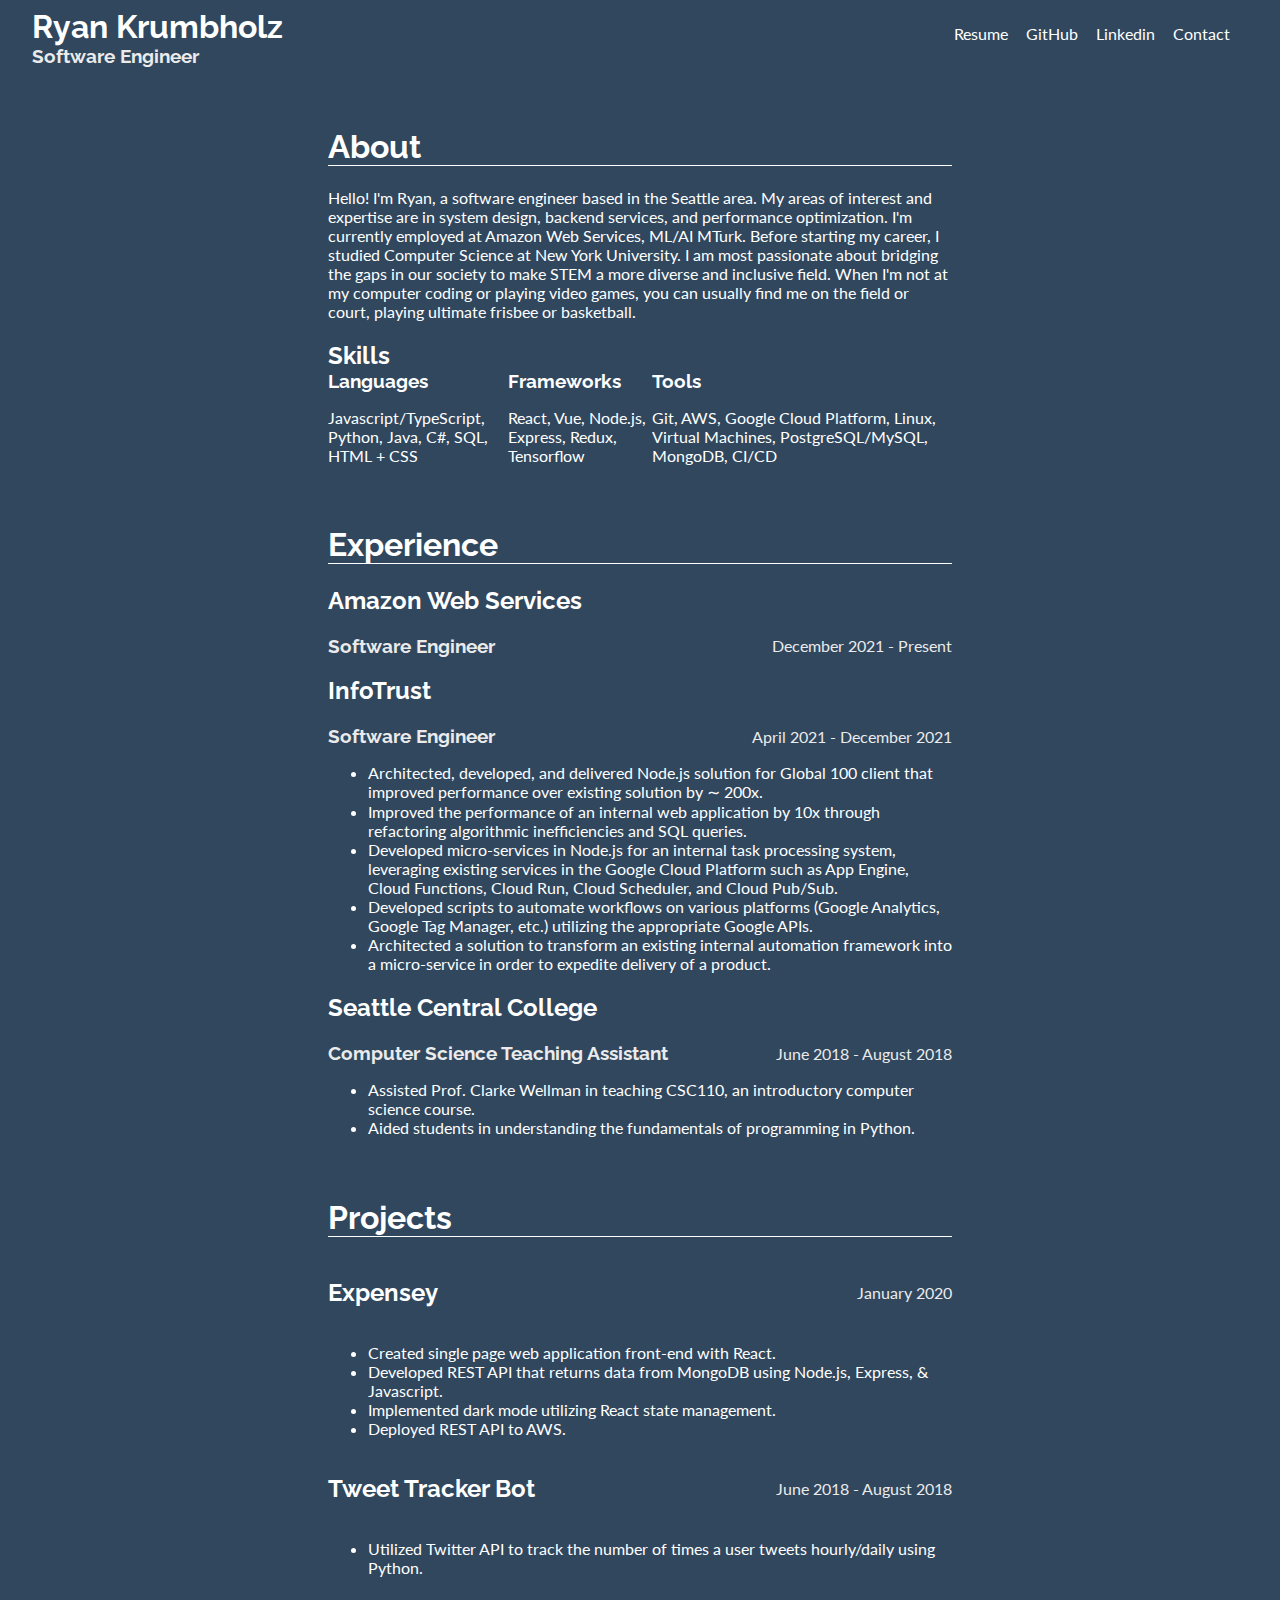
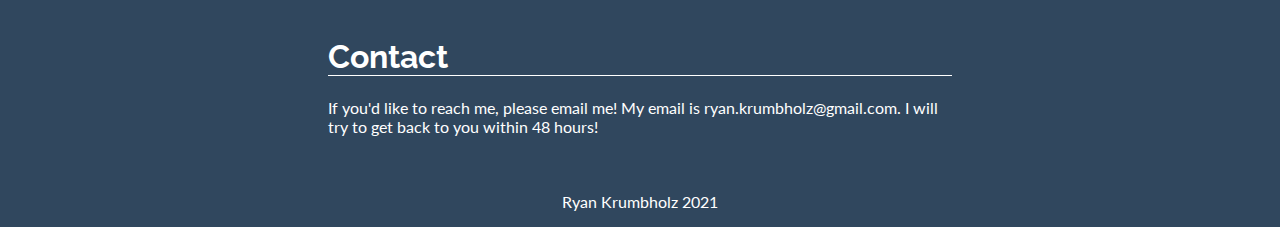
<file: index.html>
<!DOCTYPE html>
<html>

<head>
    <title>Ryan Krumbholz</title>
    <meta name="description" content="Hello! I'm Ryan, a software engineer based in the Seattle area. My areas of interest and expertise are in system design,
    backend services, and performance optimization. I'm currently employed at Amazon Web Services, ML/AI MTurk. Before starting my career, I studied Computer Science at New York University.
    I am most passionate about bridging the gaps in our society to make STEM a more diverse and inclusive field. When I'm
    not at my computer coding or playing video games, you can usually find me on the field or court, playing ultimate frisbee or basketball." />
    <link rel="manifest" href="%PUBLIC_URL%/manifest.json" />
    <title>Ryan Krumbholz</title>
  </head>
  <body>
    <noscript>You need to enable JavaScript to run this app.</noscript>
    <div id="root"></div>
  </body>
</html>

    <link href="favicon.png" type="image/png" rel="icon">
    <link rel="stylesheet" href="styles.css">
    <link rel="preconnect" href="https://fonts.googleapis.com">
    <link rel="preconnect" href="https://fonts.gstatic.com" crossorigin>
    <link href="https://fonts.googleapis.com/css2?family=Lato&family=Raleway:wght@700&display=swap" rel="stylesheet"></head>

<body>
    <!-- Header Start -->
    <header>
        <div class="head">
            <div id="name">
                <h1>Ryan Krumbholz</h1>
                <h3>Software Engineer</h3>
            </div>
            <div>
                <ul id="nav">
                    <li>
                        <a class="nav-link" href="/assets/Software_Engineering_Resume.pdf">Resume</a>
                    </li>
                    <li>
                        <a class="nav-link" href="https://github.com/ryanKrumbholz">GitHub</a>
                    </li>
                    <li>
                        <a class="nav-link" href="https://www.linkedin.com/in/ryankrumbholz/">Linkedin</a>
                    </li>
                    <li>
                        <a class="nav-link" href="#contact">Contact</a>
                    </li>
                </ul>
            </div>
        </div>
    </header>
    <!-- Header End -->

    <div class="sections">
        <!-- About Start -->
        
        <div class="section" id="about">
            <h1>About</h1>
            <p>
               Hello! I'm Ryan, a software engineer based in the Seattle area. My areas of interest and expertise are in system design,
    backend services, and performance optimization. I'm currently employed at Amazon Web Services, ML/AI MTurk. Before starting my career, I studied Computer Science at New York University.
    I am most passionate about bridging the gaps in our society to make STEM a more diverse and inclusive field. When I'm
    not at my computer coding or playing video games, you can usually find me on the field or court, playing ultimate frisbee or basketball.
            </p>

            <h2>Skills</h2>
            <div id="skills">
                
                <div class="skil-type">
                    <h3>Languages</h3>
                    <p>Javascript/TypeScript, Python, Java, C#, SQL, HTML + CSS</p>
                </div>
                
                <div class="skil-type">
                    <h3>Frameworks</h3>
                    <p> React, Vue, Node.js, Express, Redux, Tensorflow</p>
                </div>
                
                <div class="skil-type">
                    <h3>Tools</h3>
                    <p> Git, AWS, Google Cloud Platform, Linux, Virtual Machines, PostgreSQL/MySQL, MongoDB, CI/CD</p>
                </div>
            </div>
            
        </div>
        <!-- Skills End -->

        <!-- Experience Start -->
        
        <div class="section">
            <h1>Experience</h1>
            <div class="experience">
                <h2>Amazon Web Services</h2>
                <div class="experience-title-date">
                    <h3>Software Engineer</h3>
                    <p>December 2021 - Present</p>
                </div>
                <ul>
                
                </ul>
            </div>
            
            <div class="experience">
                <h2>InfoTrust</h2>
                <div class="experience-title-date">
                    <h3>Software Engineer</h3>
                    <p>April 2021 - December 2021</p>
                </div>
                <ul>
                    <li>
                        Architected, developed, and delivered Node.js solution for Global 100 client that improved performance over
                        existing solution by ∼ 200x.
                    </li>
                    <li>
                        Improved the performance of an internal web application by 10x through refactoring algorithmic
                        inefficiencies and SQL queries.
                    </li>
                    <li>
                        Developed micro-services in Node.js for an internal task processing system, leveraging existing services in
                        the Google Cloud Platform such as App Engine, Cloud Functions, Cloud Run, Cloud Scheduler, and Cloud
                        Pub/Sub.
                    </li>
                    <li>
                        Developed scripts to automate workflows on various platforms (Google Analytics, Google Tag Manager, etc.)
                        utilizing the appropriate Google APIs.                        
                    </li>
                    <li>
                        Architected a solution to transform an existing internal automation framework into a micro-service in order
                        to expedite delivery of a product.                       
                    </li>
                </ul>
            </div>

            <div class="experience">
                <h2>Seattle Central College</h2>
                <div class="experience-title-date">
                    <h3>Computer Science Teaching Assistant</h3>
                    <p>June 2018 - August 2018</p>
                </div>
                <ul>
                    <li>
                        Assisted Prof. Clarke Wellman in teaching CSC110, an introductory computer science course.
                    </li>
                    <li>
                        Aided students in understanding the fundamentals of programming in Python.
                    </li>
                </ul>
            </div>
        </div>
        <!-- Experience End -->

        <!-- Projects Start -->
        
        <div class="section">
            <h1>Projects</h1>
            <div class="project">
                <div class="project-title-date">
                    <a href="https://github.com/ryanKrumbholz/Expensey"><h2>Expensey</h2></a>
                    <p>January 2020</p>
                </div>
                <ul>
                    <li>
                        Created single page web application front-end with React.
                    </li>
                    <li>
                        Developed REST API that returns data from MongoDB using Node.js, Express, & Javascript.
                    </li>
                    <li>
                        Implemented dark mode utilizing React state management.
                    </li>
                    <li>
                        Deployed REST API to AWS.
                    </li>
                </ul>
            </div>

            <div class="project">
                <div class="project-title-date">
                    <a href="https://github.com/ryanKrumbholz/trump-twitter-tracker"><h2>Tweet Tracker Bot</h2></a>
                    <p>June 2018 - August 2018</p>
                </div>
                <ul>
                    <li>
                        Utilized Twitter API to track the number of times a user tweets hourly/daily using Python.
                    </li>
                </ul>
            </div>
            
        </div>
        <!-- Projects End -->

        <!-- Contact Start -->
        
        <div class="section">
            <h1>Contact</h1>
            <p>If you'd like to reach me, please email me! My email is <a href="mailto:ryan.krumbholz@gmail.com">ryan.krumbholz@gmail.com</a>. I will try to get back to you within 48 hours!</p>
        </div>
        <!-- Contact End -->
    </div>
    

    <!-- Footer Start -->
    <div class="footer">
        <a href="https://github.com/ryanKrumbholz/ryankrumbholz.github.io"><p>Ryan Krumbholz 2021</p></a>
    </div>
    <!-- Footer End -->
</body>

</html>
</file>
<file: styles.css>
body {
    background-color: #30475E;
    color: #FFFFFF;
}

a {
    color: #FFFFFF;
    text-decoration: none;
}

h1, h2, h3 {
    font-family: "raleway";
}

p, a, li {
    font-family: "lato";
}

.head {
    display: flex;
    margin-bottom: 5ch;
}

#name {
    margin-left: 3ch;
    margin-right: auto;
    display: flex;
    flex-direction: column;
}

#name h1 {
    margin-top: 0;
    margin-bottom: 0;
}

#name h3 {
    color: #EBEBEB;
    margin-top: 0;
}


#nav {
    display: flex;
    margin-left: auto;
    margin-right: 3ch;
}

#nav li {
    list-style: none;
}

.nav-link {
    margin-right: 2ch;
}

.sections {
    display: flex;
    flex-direction: column;
    margin-left: 25vw;
    margin-right: 25vw;
}

.section {
    margin-bottom: 3ch;
}

.section h1 {
    border-bottom: solid 1px;
}

#about h2{
    margin-bottom: 0;
}

#skills {
    display: flex;
}

.skills h2 {
    margin-top: 0;
}

.skill-type {

}

.experience {
    grid-area: experience;
}


.experience-title-date {
    display: flex;
    color: #EBEBEB;
}

.experience-title-date p{
    margin-left: auto;
}

.experience-title-date p, h3{
    margin-top: auto;
    margin-bottom: auto;
}

.project {
    grid-area: project;

}

.project-title-date {
    display: flex;
    color: #EBEBEB;
}

.project-title-date p{
    margin-left: auto;
}

.project-title-date p, h3{
    margin-top: auto;
    margin-bottom: auto;
}

.footer {
    text-align: center;
    margin: auto;
}
</file>
